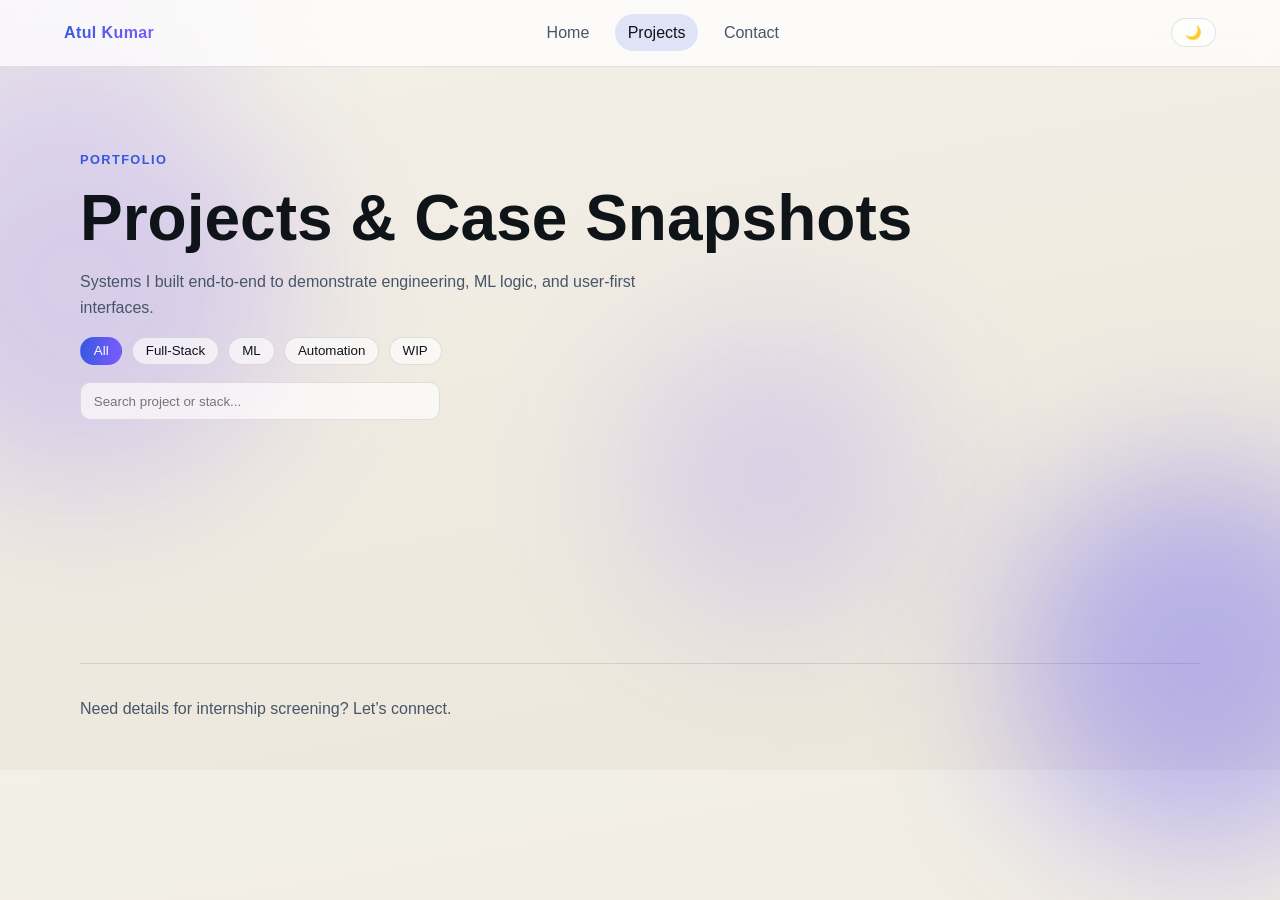
<file: projects .html>
<!DOCTYPE html>
<html lang="en" data-theme="light">
<head>
  <meta charset="UTF-8" />
  <meta name="viewport" content="width=device-width, initial-scale=1.0" />
  <title>Projects | Atul Kumar</title>
  <meta name="description" content="Projects by Atul Kumar including Artist Dashboard, Movie Revenue Predictor, and productivity-focused systems." />
  <link rel="stylesheet" href="style.css" />
  <script defer src="script.js"></script>
</head>
<body>
  <div id="scrollProgress" aria-hidden="true"></div>
  <header class="site-header">
    <a class="brand" href="index.html">Atul Kumar</a>
    <button id="menuToggle" class="menu-toggle" aria-label="Open menu" aria-expanded="false">☰</button>
    <nav class="desktop-nav">
      <a href="index.html">Home</a>
      <a href="projects.html" class="active">Projects</a>
      <a href="contact.html">Contact</a>
    </nav>
    <button class="theme-toggle desktop-theme" aria-label="Toggle theme">🌙</button>

    <aside class="mobile-sidebar" id="mobileSidebar" aria-hidden="true">
      <div class="sidebar-head">
        <strong>Menu</strong>
        <button id="sidebarClose" class="sidebar-close" aria-label="Close menu">✕</button>
      </div>
      <nav class="mobile-nav">
      <a href="index.html">Home</a>
      <a href="projects.html" class="active">Projects</a>
      <a href="contact.html">Contact</a>
      </nav>
      <button class="theme-toggle sidebar-theme" aria-label="Toggle theme">🌙 Toggle theme</button>
    </aside>
  </header>
  <div class="sidebar-backdrop" id="sidebarBackdrop" hidden></div>

  <main class="page">
    <section class="zoom-section">
      <p class="eyebrow">Portfolio</p>
      <h1>Projects & Case Snapshots</h1>
      <p class="lead">Systems I built end-to-end to demonstrate engineering, ML logic, and user-first interfaces.</p>
      <div class="project-toolbar">
        <div class="filter-row" id="projectFilters">
          <button class="filter-btn active" data-filter="all">All</button>
          <button class="filter-btn" data-filter="full-stack">Full-Stack</button>
          <button class="filter-btn" data-filter="ml">ML</button>
          <button class="filter-btn" data-filter="automation">Automation</button>
          <button class="filter-btn" data-filter="wip">WIP</button>
        </div>
        <input id="projectSearch" type="search" placeholder="Search project or stack..." aria-label="Search projects" />
      </div>
    </section>
    <section class="zoom-section">
      <div id="allProjects" class="cards"></div>
    </section>
  </main>

  <footer>
    <p>Need details for internship screening? <a href="contact.html">Let’s connect.</a></p>
  </footer>
</body>
</html>
</file>
<file: style.css>
:root {
  --bg: #f3f0e8;
  --bg-2: #ece6da;
  --surface: rgba(255, 255, 255, 0.62);
  --surface-strong: rgba(255, 255, 255, 0.82);
  --text: #0f1419;
  --muted: #475569;
  --accent: #3559e0;
  --accent-2: #7d5bff;
  --ring: rgba(53, 89, 224, 0.25);
  --border: rgba(32, 38, 52, 0.12);
  --shadow: 0 22px 60px rgba(28, 34, 52, 0.12);
}

html[data-theme="dark"] {
  --bg: #0a0e17;
  --bg-2: #0f1419;
  --surface: rgba(20, 25, 35, 0.7);
  --surface-strong: rgba(20, 25, 35, 0.85);
  --text: #ffffff;
  --muted: #cbd5e1;
  --accent: #7ab8ff;
  --accent-2: #b18cff;
  --ring: rgba(122, 184, 255, 0.3);
  --border: rgba(240, 246, 255, 0.18);
  --shadow: 0 25px 65px rgba(0, 0, 0, 0.5);
}

* { box-sizing: border-box; }
html, body { overflow-x: clip; }
body {
  margin: 0;
  font-family: "Inter", "Plus Jakarta Sans", Segoe UI, Arial, sans-serif;
  color: var(--text);
  line-height: 1.6;
  background:
    radial-gradient(900px 500px at -10% -10%, color-mix(in srgb, var(--accent-2) 16%, transparent), transparent 60%),
    radial-gradient(700px 450px at 120% 10%, color-mix(in srgb, var(--accent-2) 20%, transparent), transparent 63%),
    linear-gradient(170deg, var(--bg), var(--bg-2));
  background-size: 120% 120%, 120% 120%, 100% 100%;
  animation: gradientShift 20s ease-in-out infinite;
}

body::before,
body::after,
html::before {
  content: "";
  position: fixed;
  z-index: -1;
  border-radius: 50%;
  filter: blur(75px);
  opacity: 0.4;
  pointer-events: none;
}

body::before {
  width: 420px;
  height: 420px;
  top: 8vh;
  left: -130px;
  background: color-mix(in srgb, var(--accent-2) 55%, transparent);
  animation: orbOne 13s ease-in-out infinite;
}

body::after {
  width: 380px;
  height: 380px;
  right: -110px;
  bottom: 6vh;
  background: color-mix(in srgb, var(--accent) 35%, var(--accent-2));
  animation: orbTwo 15s ease-in-out infinite;
}

html::before {
  width: 300px;
  height: 300px;
  right: 28vw;
  top: 36vh;
  background: color-mix(in srgb, var(--accent-2) 45%, transparent);
  animation: orbThree 17s ease-in-out infinite;
}

@keyframes gradientShift {
  0%, 100% { background-position: 0% 0%, 100% 0%, center; }
  50% { background-position: 20% 12%, 84% 18%, center; }
}
@keyframes orbOne {
  0%, 100% { transform: translate(0,0) scale(1); }
  50% { transform: translate(36px,-24px) scale(1.07); }
}
@keyframes orbTwo {
  0%, 100% { transform: translate(0,0) scale(1); }
  50% { transform: translate(-40px,-30px) scale(1.06); }
}
@keyframes orbThree {
  0%, 100% { transform: translate(0,0) scale(1); }
  50% { transform: translate(-26px,26px) scale(1.11); }
}

#scrollProgress {
  position: fixed;
  top: 0;
  left: 0;
  height: 4px;
  width: 0%;
  background: linear-gradient(90deg, var(--accent), var(--accent-2));
  z-index: 30;
}

a { color: inherit; text-decoration: none; }

.site-header {
  position: sticky;
  top: 0;
  z-index: 20;
  display: flex;
  justify-content: space-between;
  align-items: center;
  gap: 0.8rem;
  padding: 0.9rem 5vw;
  background: color-mix(in srgb, var(--surface-strong) 90%, transparent);
  backdrop-filter: blur(12px);
  border-bottom: 1px solid var(--border);
}
.brand {
  font-weight: 800;
  letter-spacing: 0.4px;
  background: linear-gradient(95deg, var(--accent), var(--accent-2));
  -webkit-background-clip: text;
  color: transparent;
}
.desktop-nav, .mobile-nav { display: flex; gap: 0.8rem; align-items: center; }
.desktop-nav a, .mobile-nav a { color: var(--muted); padding: 0.35rem 0.8rem; border-radius: 999px; transition: .2s ease; }
.desktop-nav a.active, .desktop-nav a:hover, .mobile-nav a.active, .mobile-nav a:hover { color: var(--text); background: color-mix(in srgb, var(--accent) 14%, transparent); }

.theme-toggle {
  border: 1px solid var(--border);
  background: var(--surface);
  border-radius: 999px;
  padding: 0.38rem 0.8rem;
  cursor: pointer;
  color: var(--text);
}

.menu-toggle {
  display: none;
  border: 1px solid var(--border);
  background: var(--surface);
  color: var(--text);
  border-radius: 10px;
  padding: 0.3rem 0.58rem;
  font-size: 1.1rem;
  cursor: pointer;
}

.mobile-sidebar {
  position: fixed;
  top: 0;
  right: 0;
  height: 100dvh;
  width: min(320px, 86vw);
  background: color-mix(in srgb, var(--surface-strong) 96%, transparent);
  backdrop-filter: blur(14px);
  border-left: 1px solid var(--border);
  padding: 1rem;
  transform: translateX(104%);
  transition: transform .28s ease;
  z-index: 60;
  display: grid;
  grid-template-rows: auto 1fr auto;
  gap: 1rem;
}
.mobile-sidebar.open { transform: translateX(0); }
.sidebar-head { display: flex; justify-content: space-between; align-items: center; }
.sidebar-close {
  border: 1px solid var(--border);
  background: var(--surface);
  color: var(--text);
  border-radius: 8px;
  padding: 0.2rem 0.45rem;
  cursor: pointer;
}
.mobile-nav { flex-direction: column; align-items: stretch; }
.mobile-nav a { width: 100%; }
.sidebar-backdrop {
  position: fixed;
  inset: 0;
  background: rgba(8, 10, 18, 0.34);
  z-index: 50;
}

main, .page { width: min(1120px, 92vw); margin: 0 auto; display: grid; gap: 1rem; }
section { padding: 4.4rem 0; scroll-margin-top: 84px; }
.hero { display: grid; grid-template-columns: 1.15fr 0.85fr; gap: 2rem; align-items: center; }
.eyebrow { color: var(--accent); font-weight: 700; text-transform: uppercase; letter-spacing: 1.4px; font-size: 0.8rem; }
h1 { font-size: clamp(2rem, 5vw, 4rem); line-height: 1.1; margin: 0.2rem 0 1rem; }
h1 span { background: linear-gradient(95deg, var(--accent), var(--accent-2)); -webkit-background-clip: text; color: transparent; }
h2 { font-size: clamp(1.4rem, 3vw, 2.1rem); margin-bottom: 0.6rem; }
.lead { color: var(--muted); max-width: 66ch; }
.typing-line { color: var(--muted); min-height: 1.8rem; }
#typedRole { color: var(--accent); font-weight: 700; }

.btn { display: inline-block; padding: 0.75rem 1.15rem; border-radius: 12px; background: linear-gradient(95deg, var(--accent), var(--accent-2)); color: #fff; font-weight: 700; border: 1px solid transparent; box-shadow: 0 10px 20px color-mix(in srgb, var(--accent) 25%, transparent); transition: transform .2s ease; }
.btn:hover { transform: translateY(-2px); }
.btn-secondary { background: var(--surface); color: var(--text); border-color: var(--border); box-shadow: none; }
.cta-row { display: flex; gap: 0.8rem; margin-top: 1.2rem; flex-wrap: wrap; }

.profile { width: min(380px, 100%); justify-self: end; border-radius: 26px; border: 1px solid var(--border); box-shadow: var(--shadow); animation: profileFloat 5s ease-in-out infinite; }
@keyframes profileFloat { 0%,100% { transform: translateY(0);} 50%{ transform: translateY(-8px);} }

.stats { display: grid; grid-template-columns: repeat(4, minmax(0, 1fr)); gap: 1rem; }
.stat { padding: 1rem; border-radius: 18px; border: 1px solid var(--border); background: var(--surface); box-shadow: var(--shadow); text-align: center; }
.stat strong { display: block; font-size: 1.8rem; }
.stat span { color: var(--muted); }

.about, .skills, .featured, .contact, .certs { background: var(--surface); border: 1px solid var(--border); border-radius: 20px; box-shadow: var(--shadow); padding: 1.4rem; position: relative; isolation: isolate; }
.about::before, .skills::before, .featured::before, .contact::before, .certs::before {
  content: ""; position: absolute; inset: 0; border-radius: inherit; padding: 1px;
  background: linear-gradient(130deg, color-mix(in srgb, var(--accent) 35%, transparent), transparent 45%, color-mix(in srgb, var(--accent-2) 35%, transparent));
  -webkit-mask: linear-gradient(#fff 0 0) content-box, linear-gradient(#fff 0 0);
  -webkit-mask-composite: xor;
  mask-composite: exclude;
  opacity: 0.45;
  pointer-events: none;
}

.chips { display: flex; flex-wrap: wrap; gap: 0.6rem; margin-top: 1rem; }
.chip { padding: 0.48rem 0.85rem; border: 1px solid var(--border); border-radius: 999px; background: color-mix(in srgb, var(--surface-strong) 85%, transparent); color: var(--muted); }

.skills-grid { display: grid; gap: 1rem; grid-template-columns: repeat(2, minmax(0, 1fr)); }
.skill-block, .card, .contact-card, .form { background: var(--surface); border: 1px solid var(--border); border-radius: 18px; box-shadow: var(--shadow); }
.skill-block { padding: 1rem; transition: .25s ease; }
.skill-block:hover { transform: translateY(-4px); border-color: color-mix(in srgb, var(--accent) 30%, var(--border)); }
.skill-block h3 { margin-top: 0; }
.skill-block p { color: var(--muted); margin: 0.35rem 0 0; }

.section-head { display: flex; justify-content: space-between; align-items: center; gap: 0.8rem; }
.cards { display: grid; gap: 1rem; grid-template-columns: repeat(auto-fit, minmax(260px, 1fr)); margin-top: 1rem; }
#allProjects.cards { grid-template-columns: repeat(2, minmax(0, 1fr)); }
.card { padding: 1rem; transition: transform .2s ease, border-color .2s ease; transform-style: preserve-3d; background: linear-gradient(160deg, color-mix(in srgb, var(--surface-strong) 90%, transparent), var(--surface)); }
.card:hover { transform: translateY(-5px); border-color: color-mix(in srgb, var(--accent) 35%, var(--border)); }
.card h3 { margin: 0 0 0.2rem; }
.meta { font-size: 0.92rem; color: var(--muted); }
.meta strong { font-weight: 800; color: var(--text); }
.links { display: flex; gap: 0.8rem; margin-top: 0.8rem; flex-wrap: wrap; }
.links a { color: var(--accent); font-weight: 700; }

#certifications .card { background: linear-gradient(160deg, color-mix(in srgb, var(--surface-strong) 93%, transparent), var(--surface)); }
.cert-provider { margin: 0 0 0.45rem; font-size: 1rem; color: var(--accent); font-weight: 800; }
.cert-link { display: inline-block; margin-top: 0.5rem; color: var(--accent); font-weight: 700; }

.tag { display: inline-block; font-size: 0.75rem; border-radius: 999px; padding: 0.2rem 0.55rem; border: 1px solid var(--border); color: var(--accent); margin-bottom: 0.35rem; }
.project-toolbar { margin-top: 1rem; display: grid; gap: 0.8rem; }
.filter-row { display: flex; flex-wrap: wrap; gap: 0.6rem; }
.filter-btn { border: 1px solid var(--border); background: var(--surface); color: var(--text); border-radius: 999px; padding: 0.35rem 0.8rem; cursor: pointer; }
.filter-btn.active { background: linear-gradient(95deg, var(--accent), var(--accent-2)); color: #fff; border-color: transparent; }
#projectSearch { width: min(360px, 100%); border: 1px solid var(--border); border-radius: 10px; padding: 0.65rem 0.8rem; background: color-mix(in srgb, var(--surface-strong) 80%, transparent); color: var(--text); }

.contact-grid { display: grid; grid-template-columns: repeat(3, minmax(0, 1fr)); gap: 1rem; margin: 1rem 0; }
.contact-card { padding: 1rem; transition: .2s ease; }
.contact-card:hover { transform: translateY(-4px); }

.contact-form-wrap { text-align: center; }
.contact-form-wrap .lead { margin-inline: auto; }
.form { display: grid; gap: 0.8rem; max-width: 660px; padding: 1.2rem; margin-inline: auto; text-align: left; }
input, textarea {
  width: 100%; margin-top: 0.3rem; border: 1px solid var(--border); border-radius: 10px; padding: 0.75rem;
  background: color-mix(in srgb, var(--surface-strong) 80%, transparent); color: var(--text);
}
input:focus, textarea:focus, #projectSearch:focus { outline: 2px solid var(--ring); border-color: color-mix(in srgb, var(--accent) 55%, var(--border)); }

#toTop { position: fixed; right: 1rem; bottom: 1rem; width: 42px; height: 42px; border-radius: 50%; border: 1px solid var(--border); background: var(--surface-strong); color: var(--text); cursor: pointer; opacity: 0; transform: translateY(8px); transition: .2s ease; }
#toTop.show { opacity: 1; transform: translateY(0); }

footer { width: min(1120px, 92vw); margin: 0 auto; padding: 1rem 0 2rem; border-top: 1px solid var(--border); color: var(--muted); display: flex; justify-content: space-between; flex-wrap: wrap; gap: 0.8rem; }
.socials { display: flex; gap: 1rem; }
.socials a { transition: color .2s ease, transform .2s ease; }
.socials a:hover { color: var(--accent); transform: translateY(-1px); }

.zoom-section { transform: scale(0.96) translateY(25px); opacity: 0; transition: transform .85s cubic-bezier(.2,.65,.2,1), opacity .85s ease; }
.zoom-section.in-view { transform: scale(1) translateY(0); opacity: 1; }

.reveal-item {
  opacity: 0;
  transform: translateY(14px);
  transition: opacity .7s ease, transform .7s ease;
  transition-delay: var(--reveal-delay, 0ms);
}
.reveal-item.reveal-in {
  opacity: 1;
  transform: translateY(0);
}

@media (max-width: 1024px) {
  #allProjects.cards { grid-template-columns: repeat(2, minmax(0, 1fr)); }
  .stats { grid-template-columns: repeat(2, minmax(0, 1fr)); }
}

@media (max-width: 900px) {
  .hero { grid-template-columns: 1fr; }
  .profile { justify-self: start; }
  .contact-grid { grid-template-columns: 1fr; }
}

@media (max-width: 768px) {
  main, .page { width: min(1120px, 94vw); }
  section { padding: 3.4rem 0; }
  .skills-grid { grid-template-columns: 1fr; }
  #allProjects.cards,
  .cards { grid-template-columns: 1fr; }
  .site-header { justify-content: space-between; }
  .desktop-nav, .desktop-theme { display: none; }
  .menu-toggle { display: inline-block; margin-left: auto; }
}

@media (max-width: 560px) {
  h1 { font-size: clamp(1.7rem, 8vw, 2.3rem); }
  .cta-row { flex-direction: column; align-items: stretch; }
  .btn { text-align: center; }
}

@media (prefers-reduced-motion: reduce) {
  *, *::before, *::after { animation: none !important; transition: none !important; scroll-behavior: auto !important; }
}

.portfolio-state {
  background: var(--surface);
  border: 1px solid var(--border);
  border-radius: 20px;
  padding: 1.4rem;
  box-shadow: var(--shadow);
}

.portfolio-state code {
  padding: 0.1rem 0.35rem;
  border-radius: 6px;
  background: color-mix(in srgb, var(--accent) 12%, var(--surface));
}

.state-loading h1::after {
  content: '…';
  animation: pulseDots 1s infinite;
}

.state-error {
  border-color: color-mix(in srgb, #ff4f64 45%, var(--border));
}

@keyframes pulseDots {
  0%, 100% { opacity: 0.2; }
  50% { opacity: 1; }
}
</file>
